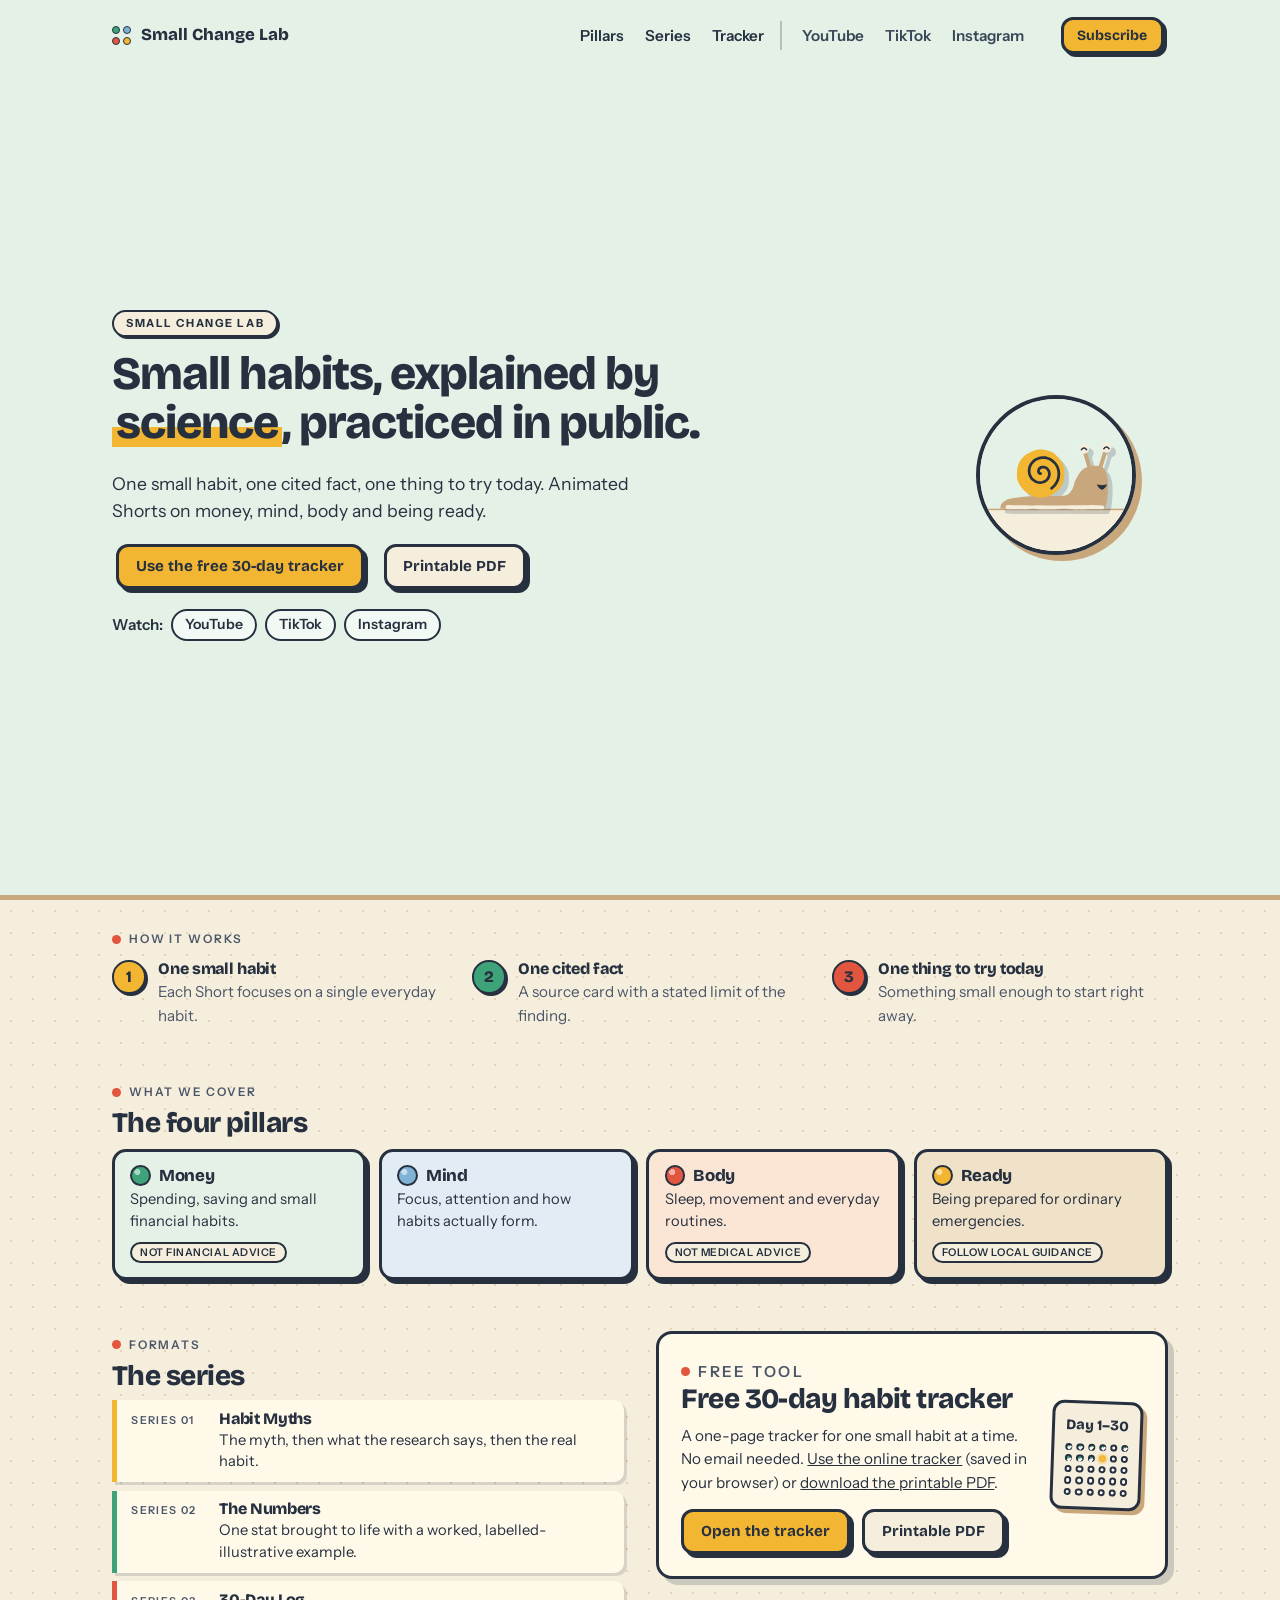
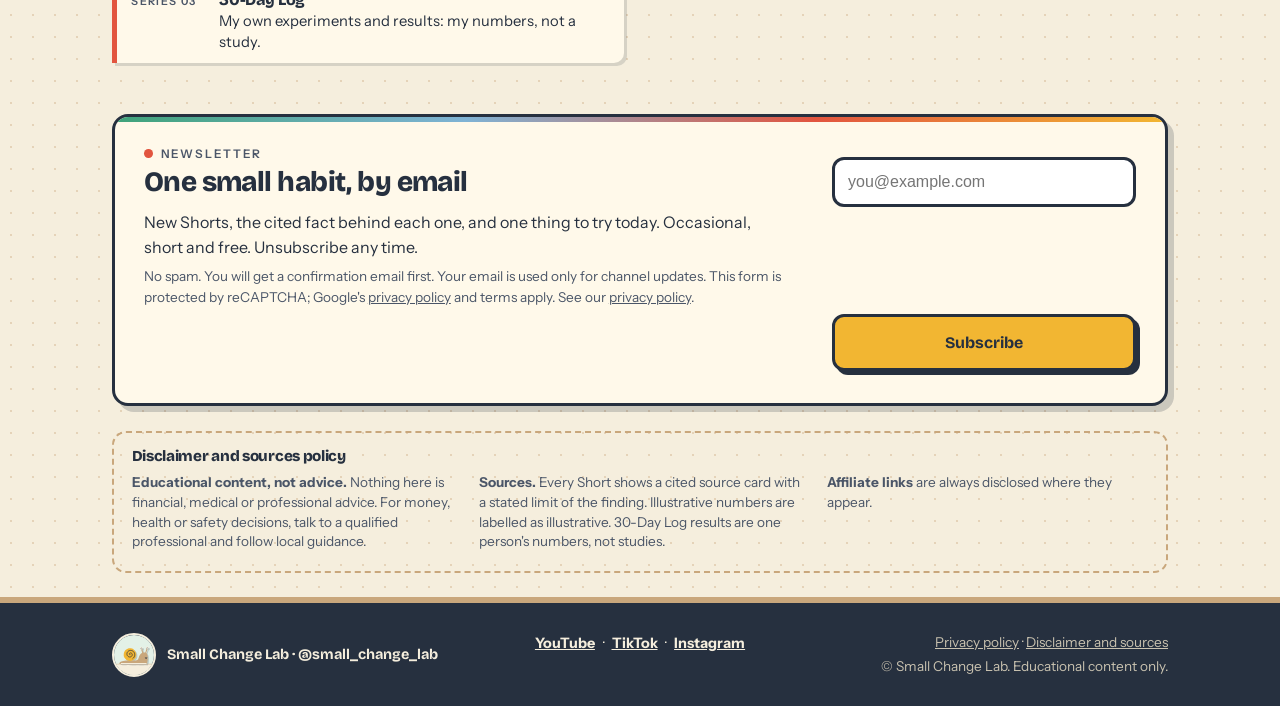
<file: index.html>
<!doctype html>
<html lang="en">
<head>
<meta charset="utf-8">
<meta name="viewport" content="width=device-width,initial-scale=1">
<title>Small Change Lab — small habits, explained by science</title>
<meta name="description" content="Short animated explainers on money, mind, body and readiness habits, with cited sources. Free 30-day habit tracker.">
<link rel="icon" href="assets/dp.svg" type="image/svg+xml">
<link rel="preconnect" href="https://fonts.googleapis.com">
<link rel="preconnect" href="https://fonts.gstatic.com" crossorigin>
<link rel="stylesheet" href="https://fonts.googleapis.com/css2?family=Bricolage+Grotesque:opsz,wght@12..96,700;12..96,800&family=Instrument+Sans:wght@400;600&display=swap">
<link rel="stylesheet" href="styles.css?v=11">
<script src="https://www.google.com/recaptcha/api.js" async defer></script>
</head>
<body class="home">
<header class="hero">
  <nav class="topbar wrap" aria-label="Main">
    <a class="wordmark" href="./"><span class="dots" aria-hidden="true"><i></i><i></i><i></i><i></i></span>Small Change Lab</a>
    <span class="navlinks"><a href="#pillars">Pillars</a><a href="#series">Series</a><a href="#tracker">Tracker</a></span>
    <span class="topsocial" aria-label="Watch"><a href="https://www.youtube.com/@small_change_lab" rel="noopener" target="_blank">YouTube</a><a href="https://www.tiktok.com/@small_change_lab" rel="noopener" target="_blank">TikTok</a><a href="https://www.instagram.com/small_change_lab/" rel="noopener" target="_blank">Instagram</a></span>
    <a class="btn btn-sm" href="#newsletter">Subscribe</a>
  </nav>
  <div class="wrap hero-body">
    <div class="hero-text">
      <p class="brand">Small Change Lab</p>
      <h1>Small habits, explained by <mark class="hl">science</mark>, practiced in public.</h1>
      <p class="lede">One small habit, one cited fact, one thing to try today. Animated Shorts on money, mind, body and being ready.</p>
      <p class="ctas"><a class="btn" href="tracker.html">Use the free 30-day tracker</a> <a class="btn btn-ghost" href="assets/habit-tracker-30day.pdf">Printable PDF</a></p>
      <p class="chips"><span>Watch:</span> <a class="chip" href="https://www.youtube.com/@small_change_lab" rel="noopener" target="_blank">YouTube</a> <a class="chip" href="https://www.tiktok.com/@small_change_lab" rel="noopener" target="_blank">TikTok</a> <a class="chip" href="https://www.instagram.com/small_change_lab/" rel="noopener" target="_blank">Instagram</a></p>
    </div>
    <div class="hero-art">
      <img src="assets/dp.svg" alt="Inch, the paper-cutout snail mascot of Small Change Lab" width="120" height="120">
    </div>
  </div>
</header>

<main>
<div class="wrap">
<section class="how" aria-labelledby="h-h">
  <p class="kicker">How it works</p>
  <h2 id="h-h" class="visually-hidden">Every Short, in three small steps</h2>
  <ol class="steps">
    <li><span class="num n1">1</span><div><h3>One small habit</h3><p>Each Short focuses on a single everyday habit.</p></div></li>
    <li><span class="num n2">2</span><div><h3>One cited fact</h3><p>A source card with a stated limit of the finding.</p></div></li>
    <li><span class="num n3">3</span><div><h3>One thing to try today</h3><p>Something small enough to start right away.</p></div></li>
  </ol>
</section>

<section id="pillars" aria-labelledby="p-h">
  <p class="kicker">What we cover</p>
  <h2 id="p-h">The four pillars</h2>
  <div class="grid four">
    <div class="pillar p-money"><h3><span class="badge" aria-hidden="true"></span>Money</h3><p>Spending, saving and small financial habits.</p><span class="tag">NOT FINANCIAL ADVICE</span></div>
    <div class="pillar p-mind"><h3><span class="badge" aria-hidden="true"></span>Mind</h3><p>Focus, attention and how habits actually form.</p></div>
    <div class="pillar p-body"><h3><span class="badge" aria-hidden="true"></span>Body</h3><p>Sleep, movement and everyday routines.</p><span class="tag">NOT MEDICAL ADVICE</span></div>
    <div class="pillar p-ready"><h3><span class="badge" aria-hidden="true"></span>Ready</h3><p>Being prepared for ordinary emergencies.</p><span class="tag">FOLLOW LOCAL GUIDANCE</span></div>
  </div>
</section>

<div class="split">
<section id="series" aria-labelledby="s-h">
  <p class="kicker">Formats</p>
  <h2 id="s-h">The series</h2>
  <ul class="series-list">
    <li class="series"><span class="label">Series 01</span><div><h3>Habit Myths</h3><p>The myth, then what the research says, then the real habit.</p></div></li>
    <li class="series"><span class="label">Series 02</span><div><h3>The Numbers</h3><p>One stat brought to life with a worked, labelled-illustrative example.</p></div></li>
    <li class="series"><span class="label">Series 03</span><div><h3>30-Day Log</h3><p>My own experiments and results: my numbers, not a study.</p></div></li>
  </ul>
</section>

<section id="tracker" aria-labelledby="tr-h">
  <div class="feature">
    <div>
      <p class="kicker">Free tool</p>
      <h2 id="tr-h">Free 30-day habit tracker</h2>
      <p>A one-page tracker for one small habit at a time. No email needed. <a href="tracker.html">Use the online tracker</a> (saved in your browser) or <a href="assets/habit-tracker-30day.pdf">download the printable PDF</a>.</p>
      <p class="ctas"><a class="btn" href="tracker.html">Open the tracker</a> <a class="btn btn-ghost" href="assets/habit-tracker-30day.pdf">Printable PDF</a></p>
    </div>
    <div class="mini" aria-hidden="true">
      <p class="mini-title">Day 1–30</p>
      <div class="mini-grid"><i class="on"></i><i class="on"></i><i class="on"></i><i class="on"></i><i></i><i class="on"></i><i class="on"></i><i class="on"></i><i class="on"></i><i class="today"></i><i></i><i></i><i></i><i></i><i></i><i></i><i></i><i></i><i></i><i></i><i></i><i></i><i></i><i></i><i></i><i></i><i></i><i></i><i></i><i></i></div>
    </div>
  </div>
</section>
</div>

<section id="newsletter" class="signup" aria-labelledby="t-h">
  <p class="kicker">Newsletter</p>
  <h2 id="t-h">One small habit, by email</h2>
  <p>New Shorts, the cited fact behind each one, and one thing to try today. Occasional, short and free. Unsubscribe any time.</p>
  <form action="https://db433956.sibforms.com/serve/[base64]" method="post">
    <label class="visually-hidden" for="EMAIL">Email address</label>
    <input id="EMAIL" type="email" name="EMAIL" placeholder="you@example.com" autocomplete="email" required>
    <!-- Brevo spam trap: leave empty and hidden -->
    <input type="text" name="email_address_check" value="" class="trap" tabindex="-1" autocomplete="off" aria-hidden="true">
    <input type="hidden" name="locale" value="en">
    <div class="g-recaptcha" data-sitekey="6LeyExYuAAAAACIJvkTmHd3w1Lpvx1D5vf7eGrQ5"></div>
    <button type="submit">Subscribe</button>
  </form>
  <p class="small">No spam. You will get a confirmation email first. Your email is used only for channel updates. This form is protected by reCAPTCHA; Google's <a href="https://policies.google.com/privacy" rel="noopener">privacy policy</a> and terms apply. See our <a href="privacy.html">privacy policy</a>.</p>
</section>

<section id="about" class="disclaimer" aria-labelledby="d-h">
  <h2 id="d-h">Disclaimer and sources policy</h2>
  <div class="disc-grid">
    <p><strong>Educational content, not advice.</strong> Nothing here is financial, medical or professional advice. For money, health or safety decisions, talk to a qualified professional and follow local guidance.</p>
    <p><strong>Sources.</strong> Every Short shows a cited source card with a stated limit of the finding. Illustrative numbers are labelled as illustrative. 30-Day Log results are one person's numbers, not studies.</p>
    <p><strong>Affiliate links</strong> are always disclosed where they appear.</p>
  </div>
</section>
</div>
</main>

<footer><div class="wrap foot">
  <div class="foot-brand">
    <img src="assets/dp.svg" alt="" width="44" height="44">
    <p>Small Change Lab · @small_change_lab</p>
  </div>
  <p class="social">
    <a href="https://www.youtube.com/@small_change_lab" rel="noopener" target="_blank">YouTube</a> ·
    <a href="https://www.tiktok.com/@small_change_lab" rel="noopener" target="_blank">TikTok</a> ·
    <a href="https://www.instagram.com/small_change_lab/" rel="noopener" target="_blank">Instagram</a>
  </p>
  <div class="foot-legal">
    <p class="small"><a href="privacy.html">Privacy policy</a> · <a href="#about">Disclaimer and sources</a></p>
    <p class="small">© Small Change Lab. Educational content only.</p>
  </div>
</div></footer>
</body>
</html>
</file>
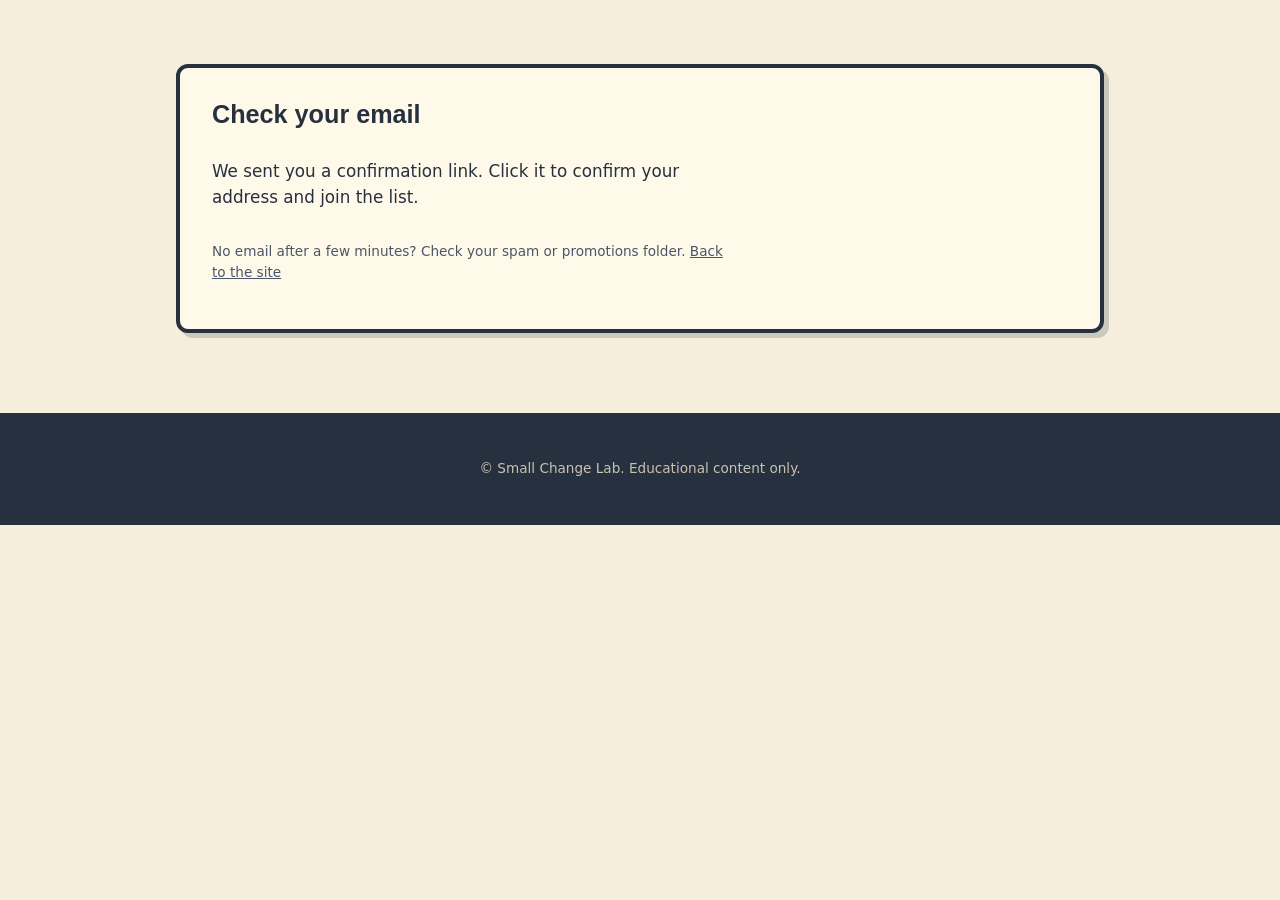
<file: check-email.html>
<!doctype html>
<html lang="en">
<head>
<meta charset="utf-8">
<meta name="viewport" content="width=device-width,initial-scale=1">
<meta name="robots" content="noindex">
<title>Check your email — Small Change Lab</title>
<link rel="icon" href="assets/dp.svg" type="image/svg+xml">
<link rel="stylesheet" href="styles.css">
</head>
<body>
<main class="wrap" style="padding-top:2rem;padding-bottom:3rem">
  <section class="signup">
    <h1>Check your email</h1>
    <p>We sent you a confirmation link. Click it to confirm your address and join the list.</p>
    <p class="small">No email after a few minutes? Check your spam or promotions folder. <a href="index.html">Back to the site</a></p>
  </section>
</main>
<footer><div class="wrap"><p class="small">© Small Change Lab. Educational content only.</p></div></footer>
</body>
</html>
</file>
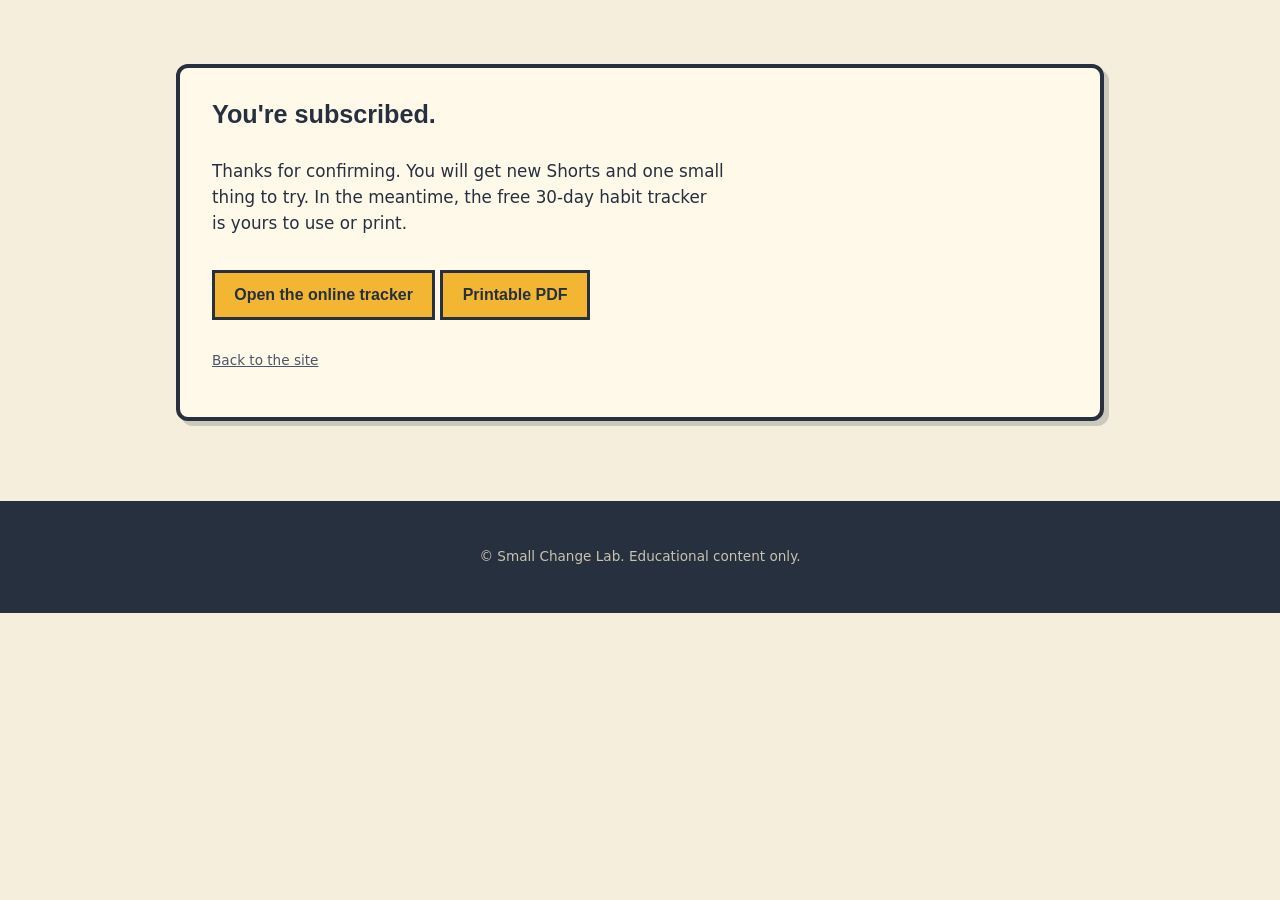
<file: confirmed.html>
<!doctype html>
<html lang="en">
<head>
<meta charset="utf-8">
<meta name="viewport" content="width=device-width,initial-scale=1">
<meta name="robots" content="noindex">
<title>You're subscribed — Small Change Lab</title>
<link rel="icon" href="assets/dp.svg" type="image/svg+xml">
<link rel="stylesheet" href="styles.css">
</head>
<body>
<main class="wrap" style="padding-top:2rem;padding-bottom:3rem">
  <section class="signup">
    <h1>You're subscribed.</h1>
    <p>Thanks for confirming. You will get new Shorts and one small thing to try. In the meantime, the free 30-day habit tracker is yours to use or print.</p>
    <p><a class="btn" href="tracker.html">Open the online tracker</a> <a class="btn" href="assets/habit-tracker-30day.pdf" download>Printable PDF</a></p>
    <p class="small"><a href="index.html">Back to the site</a></p>
  </section>
</main>
<footer><div class="wrap"><p class="small">© Small Change Lab. Educational content only.</p></div></footer>
</body>
</html>
</file>
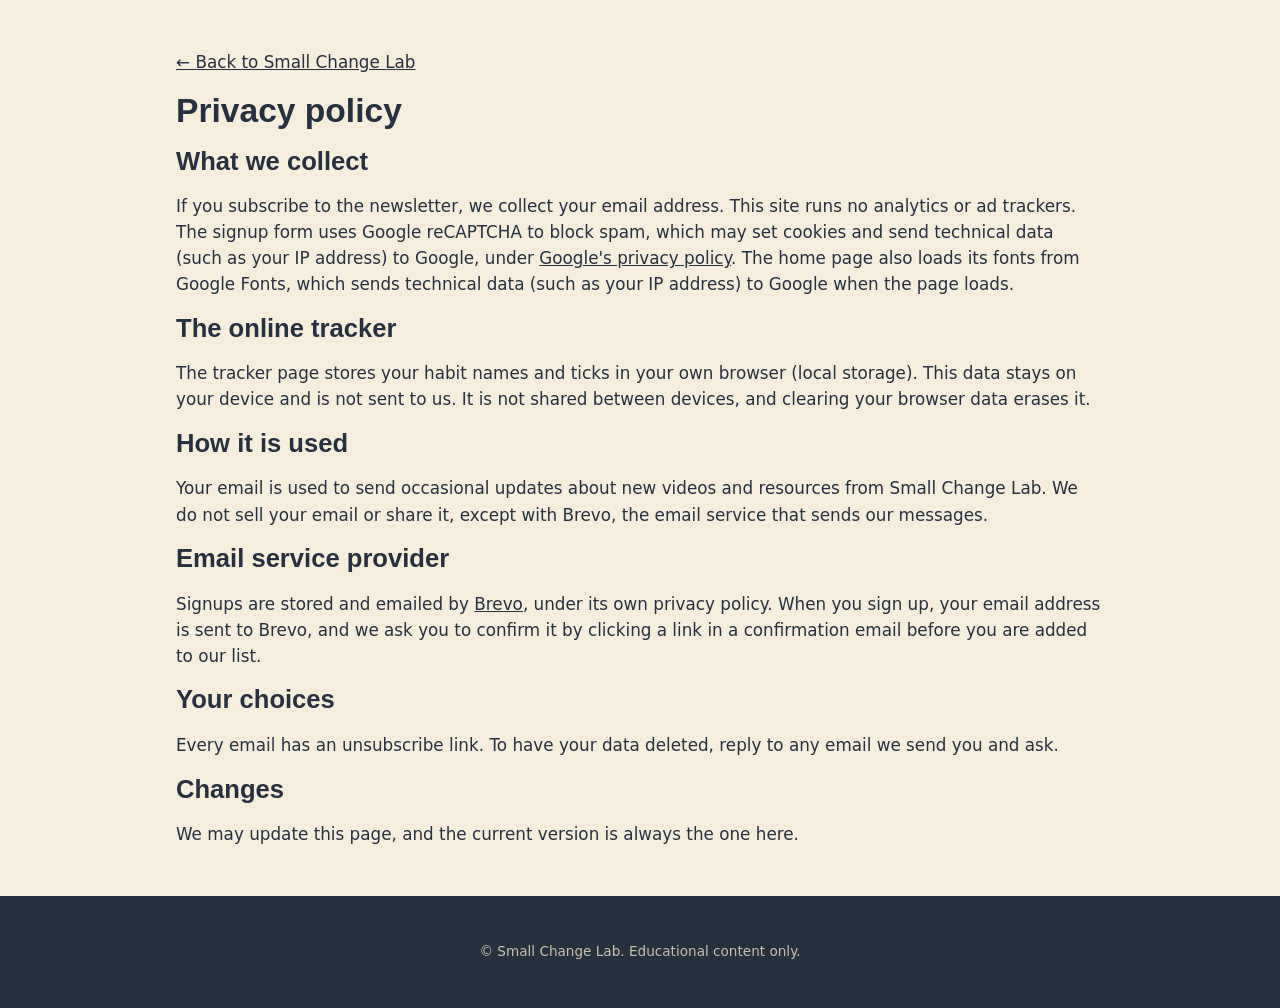
<file: privacy.html>
<!doctype html>
<html lang="en">
<head>
<meta charset="utf-8">
<meta name="viewport" content="width=device-width,initial-scale=1">
<title>Privacy policy — Small Change Lab</title>
<link rel="icon" href="assets/dp.svg" type="image/svg+xml">
<link rel="stylesheet" href="styles.css">
</head>
<body>
<main class="wrap" style="padding-top:2rem;padding-bottom:2rem">
  <p><a href="index.html">&larr; Back to Small Change Lab</a></p>
  <h1>Privacy policy</h1>
  <h2>What we collect</h2>
  <p>If you subscribe to the newsletter, we collect your email address. This site runs no analytics or ad trackers. The signup form uses Google reCAPTCHA to block spam, which may set cookies and send technical data (such as your IP address) to Google, under <a href="https://policies.google.com/privacy" rel="noopener">Google's privacy policy</a>. The home page also loads its fonts from Google Fonts, which sends technical data (such as your IP address) to Google when the page loads.</p>

  <h2>The online tracker</h2>
  <p>The tracker page stores your habit names and ticks in your own browser (local storage). This data stays on your device and is not sent to us. It is not shared between devices, and clearing your browser data erases it.</p>

  <h2>How it is used</h2>
  <p>Your email is used to send occasional updates about new videos and resources from Small Change Lab. We do not sell your email or share it, except with Brevo, the email service that sends our messages.</p>

  <h2>Email service provider</h2>
  <p>Signups are stored and emailed by <a href="https://www.brevo.com/legal/privacypolicy/" rel="noopener">Brevo</a>, under its own privacy policy. When you sign up, your email address is sent to Brevo, and we ask you to confirm it by clicking a link in a confirmation email before you are added to our list.</p>

  <h2>Your choices</h2>
  <p>Every email has an unsubscribe link. To have your data deleted, reply to any email we send you and ask.</p>

  <h2>Changes</h2>
  <p>We may update this page, and the current version is always the one here.</p>
</main>
<footer><div class="wrap"><p class="small">© Small Change Lab. Educational content only.</p></div></footer>
</body>
</html>
</file>
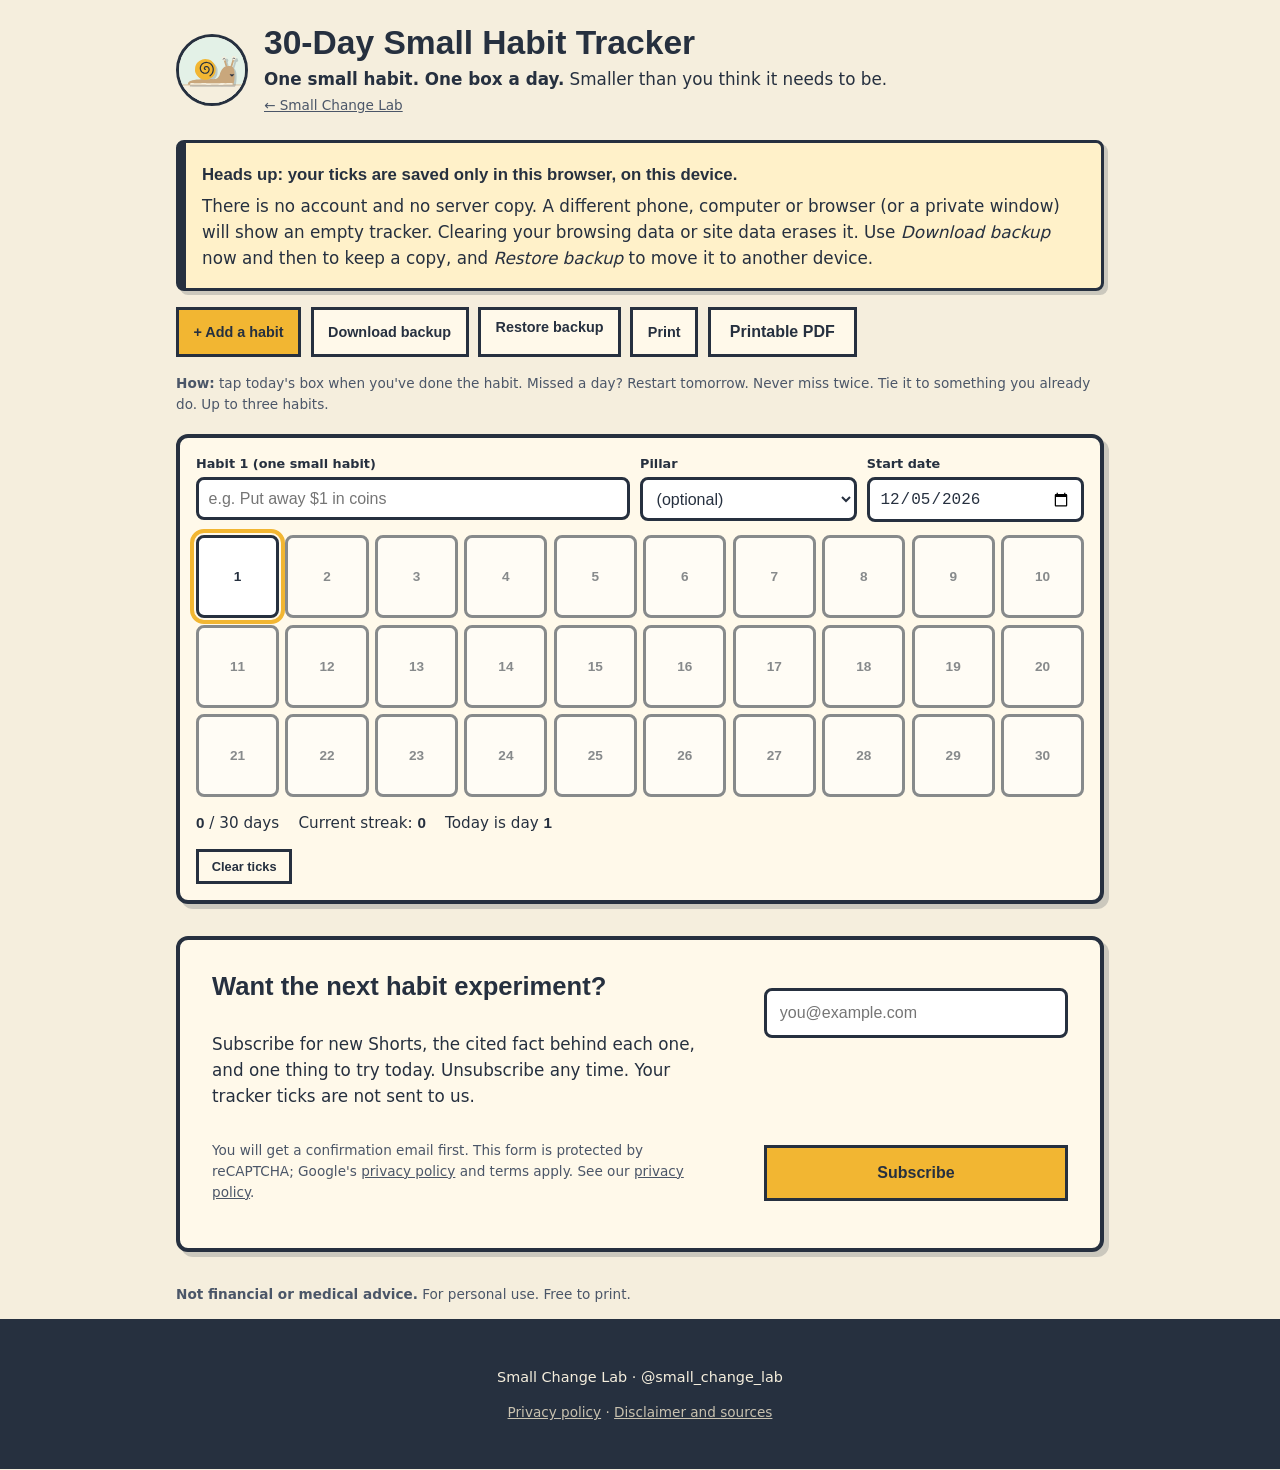
<file: tracker.html>
<!doctype html>
<html lang="en">
<head>
<meta charset="utf-8">
<meta name="viewport" content="width=device-width,initial-scale=1">
<title>30-Day Small Habit Tracker — Small Change Lab</title>
<meta name="description" content="Free online 30-day habit tracker. Tick one box a day for up to three small habits. No login; saved in your browser.">
<link rel="icon" href="assets/dp.svg" type="image/svg+xml">
<link rel="stylesheet" href="styles.css?v=3">
<script src="https://www.google.com/recaptcha/api.js" async defer></script>
<style>
.tk-head{display:flex;align-items:center;gap:1rem;padding:1.5rem 0 .5rem}
.tk-head img{width:4.5rem;height:4.5rem;border-radius:50%;border:3px solid var(--ink);flex:none}
.tk-head h1{font-size:clamp(1.4rem,5vw,2.1rem);margin:0}
.tk-head p{margin:.2rem 0 0}
.warn{background:#FFF1C9;color:#26303F;border:3px solid var(--ink);border-left-width:10px;border-radius:8px;padding:.8rem 1rem;margin:1rem 0;box-shadow:4px 4px 0 rgba(38,48,63,.2)}
.warn strong{font-family:"Arial Black",sans-serif}
.warn p{margin:.3rem 0}
.warn.bad{background:#FBD9D2}
.tools{display:flex;flex-wrap:wrap;gap:.6rem;margin:.5rem 0 1rem}
.tools button,.tools label.btn{font-size:.9rem;padding:.55rem .9rem}
.tools input[type=file]{display:none}
button.alt,.btn.alt{background:var(--card);color:var(--fg)}
.habit{background:var(--card);border:4px solid var(--ink);border-radius:12px;padding:1rem;margin:1.2rem 0;box-shadow:5px 5px 0 rgba(38,48,63,.2)}
.habit[data-pillar=Money]{background:var(--money);color:var(--ink)}
.habit[data-pillar=Mind]{background:var(--mind);color:var(--ink)}
.habit[data-pillar=Body]{background:var(--body);color:var(--ink)}
.habit[data-pillar=Ready]{background:var(--ready);color:var(--ink)}
.hrow{display:grid;grid-template-columns:1fr;gap:.6rem;margin-bottom:.8rem}
.hrow label{display:flex;flex-direction:column;font-size:.8rem;font-weight:bold;gap:.2rem}
.hrow input,.hrow select{padding:.6rem;font-size:1rem;border:3px solid var(--ink);border-radius:8px;background:#fff;color:#26303F}
@media(min-width:44rem){.hrow{grid-template-columns:2fr 1fr 1fr}}
.days{display:grid;grid-template-columns:repeat(5,1fr);gap:.4rem}
@media(min-width:44rem){.days{grid-template-columns:repeat(10,1fr)}}
.day{position:relative;display:flex;flex-direction:column;align-items:center;justify-content:center;aspect-ratio:1;min-height:2.8rem;padding:0;border:3px solid var(--ink);border-radius:8px;background:#fff;color:#26303F;font:bold .85rem "Arial Black",sans-serif}
.day[aria-pressed=true]{background:var(--mint);color:#fff}
.day[aria-pressed=true]::after{content:"\2713";font-size:1.1rem;line-height:1}
.day.today{outline:4px solid var(--sun);outline-offset:2px}
.day.future{opacity:.55}
.stats{display:flex;flex-wrap:wrap;gap:.5rem 1.2rem;margin:.9rem 0 0;font-size:.95rem}
.stats b{font-family:"Arial Black",sans-serif}
.nudge{margin:.6rem 0 0;font-weight:bold}
.hactions{margin-top:.8rem;display:flex;gap:.6rem;flex-wrap:wrap}
.hactions button{font-size:.8rem;padding:.45rem .8rem}
.noscript{display:none}
.print-only{display:none}
@media print{
  body{background:#fff;color:#000}
  .no-print,.tools,.signup,.hactions,footer,.warn{display:none!important}
  .print-only{display:block}
  .habit{box-shadow:none;break-inside:avoid;background:#fff!important}
  .day{border-color:#000;background:#fff!important;color:#000!important}
  .day[aria-pressed=true]::after{color:#000}
}
</style>
</head>
<body>
<main class="wrap">
  <div class="tk-head">
    <img src="assets/dp.svg" alt="Inch, the paper-cutout snail mascot" width="72" height="72">
    <div>
      <h1>30-Day Small Habit Tracker</h1>
      <p><b>One small habit. One box a day.</b> Smaller than you think it needs to be.</p>
      <p class="small"><a href="index.html">&larr; Small Change Lab</a></p>
    </div>
  </div>

  <noscript><div class="warn bad"><p><strong>JavaScript is off.</strong> The online tracker needs it. Use the <a href="assets/habit-tracker-30day.pdf">printable PDF</a> instead.</p></div></noscript>

  <div class="warn" role="note" id="device-warning">
    <p><strong>Heads up: your ticks are saved only in this browser, on this device.</strong></p>
    <p>There is no account and no server copy. A different phone, computer or browser (or a private window) will show an empty tracker. Clearing your browsing data or site data erases it. Use <em>Download backup</em> now and then to keep a copy, and <em>Restore backup</em> to move it to another device.</p>
  </div>
  <div class="warn bad" role="alert" id="storage-warning" hidden>
    <p><strong>Saving is not available in this browser.</strong> This can happen in a private window or when site data is blocked. Your ticks will be lost when you close or reload this page. Download a backup before you leave, or use the <a href="assets/habit-tracker-30day.pdf">printable PDF</a>.</p>
  </div>

  <div class="tools no-print">
    <button type="button" id="add-habit">+ Add a habit</button>
    <button type="button" class="alt" id="export">Download backup</button>
    <label class="btn alt" for="import">Restore backup</label>
    <input type="file" id="import" accept="application/json,.json">
    <button type="button" class="alt" id="print">Print</button>
    <a class="btn alt" href="assets/habit-tracker-30day.pdf" download>Printable PDF</a>
  </div>
  <p class="small" id="msg" role="status" aria-live="polite"></p>

  <p class="small"><b>How:</b> tap today's box when you've done the habit. Missed a day? Restart tomorrow. Never miss twice. Tie it to something you already do. Up to three habits.</p>

  <div id="habits"></div>

  <section class="signup no-print" aria-labelledby="e-h">
    <h2 id="e-h">Want the next habit experiment?</h2>
    <p>Subscribe for new Shorts, the cited fact behind each one, and one thing to try today. Unsubscribe any time. Your tracker ticks are not sent to us.</p>
    <form action="https://db433956.sibforms.com/serve/[base64]" method="post">
      <label class="visually-hidden" for="EMAIL">Email address</label>
      <input id="EMAIL" type="email" name="EMAIL" placeholder="you@example.com" autocomplete="email" required>
      <input type="text" name="email_address_check" value="" class="trap" tabindex="-1" autocomplete="off" aria-hidden="true">
      <input type="hidden" name="locale" value="en">
      <div class="g-recaptcha" data-sitekey="6LeyExYuAAAAACIJvkTmHd3w1Lpvx1D5vf7eGrQ5"></div>
      <button type="submit">Subscribe</button>
    </form>
    <p class="small">You will get a confirmation email first. This form is protected by reCAPTCHA; Google's <a href="https://policies.google.com/privacy" rel="noopener">privacy policy</a> and terms apply. See our <a href="privacy.html">privacy policy</a>.</p>
  </section>

  <p class="small"><b>Not financial or medical advice.</b> For personal use. Free to print.</p>
</main>
<footer><div class="wrap">
  <p>Small Change Lab · @small_change_lab</p>
  <p class="small"><a href="privacy.html">Privacy policy</a> · <a href="index.html#about">Disclaimer and sources</a></p>
</div></footer>

<script>
(function(){
  "use strict";
  var KEY="scl-tracker-v1", MAX_HABITS=3, DAYS=30, PILLARS=["","Money","Mind","Body","Ready"];
  var state, canSave=true;

  // Optional analytics hook. Does nothing until you add a privacy-friendly script that defines
  // window.plausible (or edit this). If you enable analytics, update privacy.html first.
  function track(name){ try{ if(typeof window.plausible==="function"){ window.plausible(name); } }catch(e){} }

  function todayStr(){ var d=new Date(); return d.getFullYear()+"-"+pad(d.getMonth()+1)+"-"+pad(d.getDate()); }
  function pad(n){ return n<10?"0"+n:""+n; }
  function dayNumber(startStr){ // 1-based day of today relative to start, local calendar days
    var s=/^(\d{4})-(\d{2})-(\d{2})$/.exec(startStr||""); if(!s) return 0;
    var t=new Date(), a=Date.UTC(+s[1],+s[2]-1,+s[3]), b=Date.UTC(t.getFullYear(),t.getMonth(),t.getDate());
    return Math.round((b-a)/86400000)+1;
  }
  function newHabit(){ return {name:"",pillar:"",start:todayStr(),done:new Array(DAYS).fill(false)}; }
  function sanitize(s){
    var out={habits:[],firstSeen:null,lastSeen:null,everTicked:false};
    if(s&&Array.isArray(s.habits)){
      s.habits.slice(0,MAX_HABITS).forEach(function(h){
        if(!h||typeof h!=="object") return;
        var d=new Array(DAYS).fill(false);
        if(Array.isArray(h.done)) for(var i=0;i<DAYS;i++) d[i]=h.done[i]===true;
        out.habits.push({
          name:typeof h.name==="string"?h.name.slice(0,80):"",
          pillar:PILLARS.indexOf(h.pillar)>-1?h.pillar:"",
          start:/^\d{4}-\d{2}-\d{2}$/.test(h.start)?h.start:todayStr(),
          done:d});
      });
      if(typeof s.firstSeen==="string") out.firstSeen=s.firstSeen.slice(0,10);
      if(typeof s.lastSeen==="string") out.lastSeen=s.lastSeen.slice(0,10);
      out.everTicked=s.everTicked===true;
    }
    if(!out.habits.length) out.habits.push(newHabit());
    return out;
  }
  function load(){
    try{ var raw=localStorage.getItem(KEY); return sanitize(raw?JSON.parse(raw):null); }
    catch(e){ canSave=false; return sanitize(null); }
  }
  function save(){
    try{ localStorage.setItem(KEY,JSON.stringify(state)); }
    catch(e){ canSave=false; }
    document.getElementById("storage-warning").hidden=canSave;
  }
  function streak(h){
    var n=dayNumber(h.start); if(n<1) return 0;
    var d=Math.min(n,DAYS); if(!h.done[d-1]) d--;
    var c=0; while(d>=1&&h.done[d-1]){ c++; d--; }
    return c;
  }
  function msg(t){ document.getElementById("msg").textContent=t||""; }

  function render(){
    var root=document.getElementById("habits"); root.innerHTML="";
    state.habits.forEach(function(h,hi){
      var n=dayNumber(h.start), total=h.done.filter(Boolean).length, s=streak(h);
      var sec=document.createElement("section"); sec.className="habit"; sec.setAttribute("data-pillar",h.pillar);
      sec.setAttribute("aria-label","Habit "+(hi+1));

      var row=document.createElement("div"); row.className="hrow";
      row.appendChild(field("Habit "+(hi+1)+" (one small habit)","text",h.name,function(v){h.name=v.slice(0,80);save();},{maxlength:80,placeholder:"e.g. Put away $1 in coins"}));
      var lp=document.createElement("label"); lp.textContent="Pillar";
      var sel=document.createElement("select");
      PILLARS.forEach(function(p){ var o=document.createElement("option"); o.value=p; o.textContent=p||"(optional)"; if(p===h.pillar) o.selected=true; sel.appendChild(o); });
      sel.addEventListener("change",function(){ h.pillar=sel.value; sec.setAttribute("data-pillar",h.pillar); save(); });
      lp.appendChild(sel); row.appendChild(lp);
      row.appendChild(field("Start date","date",h.start,function(v){ if(v){h.start=v; save(); render();} }));
      sec.appendChild(row);

      var grid=document.createElement("div"); grid.className="days";
      for(var i=0;i<DAYS;i++){
        (function(i){
          var b=document.createElement("button"); b.type="button"; b.className="day";
          if(i+1===n) b.className+=" today"; if(i+1>n) b.className+=" future";
          b.setAttribute("aria-pressed",h.done[i]?"true":"false");
          b.setAttribute("aria-label","Day "+(i+1)+(i+1===n?" (today)":""));
          if(!h.done[i]) b.textContent=i+1;
          b.addEventListener("click",function(){
            h.done[i]=!h.done[i];
            if(h.done[i]&&!state.everTicked){ state.everTicked=true; track("tracker_first_tick"); }
            save(); render();
          });
          grid.appendChild(b);
        })(i);
      }
      sec.appendChild(grid);

      var st=document.createElement("p"); st.className="stats";
      st.innerHTML="<span><b>"+total+"</b> / "+DAYS+" days</span><span>Current streak: <b>"+s+"</b></span><span>"+
        (n<1?"Starts in "+(1-n)+" day"+(1-n===1?"":"s"):n>DAYS?"30 days are up":"Today is day <b>"+n+"</b>")+"</span>";
      sec.appendChild(st);

      var nudge=document.createElement("p"); nudge.className="nudge";
      if(n>=2&&n<=DAYS&&!h.done[n-2]&&!h.done[n-1]) nudge.textContent="Missed yesterday? Never miss twice. Do it today.";
      if(nudge.textContent) sec.appendChild(nudge);

      var act=document.createElement("div"); act.className="hactions no-print";
      var clr=document.createElement("button"); clr.type="button"; clr.className="alt"; clr.textContent="Clear ticks";
      clr.addEventListener("click",function(){ if(confirm("Clear all ticks for this habit?")){ h.done=new Array(DAYS).fill(false); save(); render(); } });
      act.appendChild(clr);
      if(state.habits.length>1){
        var del=document.createElement("button"); del.type="button"; del.className="alt"; del.textContent="Remove habit";
        del.addEventListener("click",function(){ if(confirm("Remove this habit and its ticks?")){ state.habits.splice(hi,1); save(); render(); } });
        act.appendChild(del);
      }
      sec.appendChild(act);
      root.appendChild(sec);
    });
    document.getElementById("add-habit").disabled=state.habits.length>=MAX_HABITS;
  }
  function field(label,type,val,onchange,attrs){
    var l=document.createElement("label"); l.textContent=label;
    var i=document.createElement("input"); i.type=type; i.value=val;
    if(attrs) for(var k in attrs) i.setAttribute(k,attrs[k]);
    i.addEventListener(type==="date"?"change":"input",function(){ onchange(i.value); });
    l.appendChild(i); return l;
  }

  document.getElementById("add-habit").addEventListener("click",function(){
    if(state.habits.length<MAX_HABITS){ state.habits.push(newHabit()); save(); render(); }
  });
  document.getElementById("print").addEventListener("click",function(){ window.print(); });
  document.getElementById("export").addEventListener("click",function(){
    var blob=new Blob([JSON.stringify({app:"small-change-lab-tracker",version:1,data:state},null,2)],{type:"application/json"});
    var a=document.createElement("a"); a.href=URL.createObjectURL(blob); a.download="small-change-lab-tracker-backup-"+todayStr()+".json";
    document.body.appendChild(a); a.click(); a.remove(); setTimeout(function(){URL.revokeObjectURL(a.href);},1000);
    msg("Backup downloaded. Keep the file somewhere safe.");
  });
  document.getElementById("import").addEventListener("change",function(e){
    var f=e.target.files&&e.target.files[0]; if(!f) return;
    if(f.size>200000){ msg("That file is too large to be a tracker backup."); e.target.value=""; return; }
    var r=new FileReader();
    r.onload=function(){
      try{
        var j=JSON.parse(r.result);
        if(!j||j.app!=="small-change-lab-tracker"||!j.data) throw new Error("not a backup");
        if(!confirm("Replace the ticks currently in this browser with the backup?")) return;
        state=sanitize(j.data); save(); render(); msg("Backup restored.");
      }catch(err){ msg("That file is not a Small Change Lab tracker backup."); }
      e.target.value="";
    };
    r.readAsText(f);
  });

  state=load();
  var today=todayStr();
  if(!state.firstSeen) state.firstSeen=today;
  if(state.everTicked&&state.lastSeen&&state.lastSeen!==today) track("tracker_return_visit");
  state.lastSeen=today;
  save(); render();
})();
</script>
</body>
</html>
</file>
<file: styles.css>
:root{--paper:#F5EEDD;--ink:#26303F;--kraft:#C9A77C;--sun:#F2B632;--mint:#3FA37A;--coral:#E2553F;--sky:#7FB3D5;
--money:#E3F1E7;--mind:#E2ECF5;--body:#FBE6D6;--ready:#EFE2C9;--bg:var(--paper);--fg:var(--ink);--card:#fff9ea;--muted:#4b5668}
@media(prefers-color-scheme:dark){:root{--bg:#1d2530;--fg:#F5EEDD;--card:#26303F;--muted:#c9c2b0}}
*{box-sizing:border-box}
body{margin:0;background:var(--bg);color:var(--fg);font:1.05rem/1.55 system-ui,-apple-system,"Segoe UI",Roboto,sans-serif}
h1,h2,h3{font-family:"Arial Black",Impact,sans-serif;line-height:1.15;margin:0 0 .5em}
a{color:inherit}
.wrap{max-width:60rem;margin:0 auto;padding:0 1rem}
section{padding:1.5rem 0}
.hero{background:var(--money);color:var(--ink);border-bottom:6px solid var(--kraft);text-align:center;padding:2.5rem 0 0}
.hero img{width:7.5rem;height:7.5rem;border-radius:50%;border:4px solid var(--ink)}
.hero .banner{display:block;width:100%;max-width:none;height:auto;margin:0 auto;border:0;border-radius:0;box-shadow:none}
.signup,.pillar,.series,.disclaimer{box-shadow:5px 5px 0 rgba(38,48,63,.2)}
.pillar{transition:transform .15s}.pillar:hover{transform:rotate(-1deg) translateY(-2px)}
@media(prefers-reduced-motion:reduce){.pillar{transition:none}.pillar:hover{transform:none}}
h2{font-size:1.6rem}
.trap{position:absolute;left:-9999px;width:1px;height:1px;opacity:0}
.hero h1{font-size:clamp(1.7rem,6vw,3rem)}
.hero p{max-width:34rem;margin:0 auto 1rem}
.brand{font-weight:bold;letter-spacing:.04em;text-transform:uppercase;font-size:.85rem}
.signup{background:var(--card);border:4px solid var(--ink);border-radius:12px;padding:1.5rem;margin:2rem 0}
.signup form{display:flex;flex-direction:column;gap:.9rem;width:100%;max-width:304px;margin:1.25rem 0 .75rem}
.signup button{width:100%;padding:1rem 1.2rem}
.signup input[type=email]{width:100%;box-sizing:border-box}
input[type=email]{padding:.8rem;font-size:1rem;border:3px solid var(--ink);border-radius:8px;background:#fff;color:#26303F}
button,.btn{background:var(--sun);color:#26303F;border:3px solid var(--ink);border-radius:0;padding:.8rem 1.2rem;font:bold 1rem "Arial Black",sans-serif;cursor:pointer;text-decoration:none;display:inline-block;text-align:center}
.hero .btn{padding:1rem 1.5rem;font-size:1.1rem;margin:.25rem}
button:hover,.btn:hover{filter:brightness(1.08)}
:focus-visible{outline:3px solid var(--sky);outline-offset:2px}
.g-recaptcha{max-width:100%;min-height:78px;transform-origin:0 0}
@media(max-width:26rem){.g-recaptcha{transform:scale(.9)}}
.small{font-size:.85rem;color:var(--muted)}
.hero .small{color:var(--ink);font-size:1rem}
.hero .small a{font-weight:bold;text-decoration:underline;text-underline-offset:3px}
.visually-hidden{position:absolute;width:1px;height:1px;overflow:hidden;clip:rect(0 0 0 0)}
.grid{display:grid;gap:1rem;grid-template-columns:1fr}
.pillar{border:3px solid var(--ink);border-radius:12px;padding:1rem 1.2rem;color:var(--ink)}
.pillar .dot{display:inline-block;width:.8rem;height:.8rem;border-radius:50%;margin-right:.4rem;background:var(--c);border:2px solid var(--ink)}
.pillar .tag{display:inline-block;font:bold .75rem sans-serif;border:2px solid var(--ink);padding:.1rem .4rem;background:var(--paper)}
.p-money{background:var(--money);--c:var(--mint)}.p-mind{background:var(--mind);--c:var(--sky)}
.p-body{background:var(--body);--c:var(--coral)}.p-ready{background:var(--ready);--c:var(--sun)}
.series{background:var(--card);border-left:6px solid var(--sun);padding:.8rem 1rem;border-radius:0 8px 8px 0}
.series h3{font-size:1.05rem;margin:0}.series p{margin:.2rem 0 0}
.disclaimer{background:var(--card);border:3px dashed var(--kraft);border-radius:12px;padding:1.2rem;margin:1.5rem 0 2.5rem}
footer{background:var(--ink);color:#F5EEDD;padding:2rem 0;text-align:center;font-size:.9rem}
footer .small{color:#c9c2b0}
footer .social a{font-weight:bold;padding:.2rem .3rem}
@media(min-width:44rem){.grid.two,.grid.four{grid-template-columns:1fr 1fr}
.hero{padding:4rem 0 0}
.signup{display:grid;grid-template-columns:1fr 304px;column-gap:2.5rem;align-items:center;padding:2rem}
.signup>*{grid-column:1}
.signup>form{grid-column:2;grid-row:1/span 3;margin:0}
.signup h2{margin-top:0}}
@media(min-width:44rem){.grid.three{grid-template-columns:repeat(3,1fr)}}
@media(min-width:62rem){.grid.four{grid-template-columns:repeat(4,1fr)}}

/* Home page (index.html only; every rule scoped to body.home). Compact, resume-style: about two screens on desktop. */
.home{--disp:"Bricolage Grotesque","Arial Black",Impact,sans-serif;font-family:"Instrument Sans",system-ui,-apple-system,"Segoe UI",Roboto,sans-serif;font-size:1rem;line-height:1.55}
.home .wrap{max-width:68rem}
.home h1,.home h2,.home h3{font-family:var(--disp);font-weight:800;letter-spacing:-.02em}
.home h2{font-size:clamp(1.35rem,3vw,1.75rem);margin-bottom:.3em}
.home h3{font-size:1.05rem}
.home main{background-image:radial-gradient(rgba(201,167,124,.38) 1px,transparent 1.5px);background-size:22px 22px;padding-bottom:1.5rem}
.home main section{padding:clamp(1rem,2.5vw,1.6rem) 0}
.home .kicker{display:inline-flex;align-items:center;gap:.5rem;margin:0 0 .35rem;font-weight:600;font-size:.74rem;letter-spacing:.16em;text-transform:uppercase;color:var(--muted)}
.home .kicker::before{content:"";width:.55rem;height:.55rem;border-radius:50%;background:var(--coral)}
/* buttons */
.home button,.home .btn{font-family:var(--disp);font-weight:700;border-radius:12px;box-shadow:4px 4px 0 var(--ink);transition:transform .12s,box-shadow .12s}
.home button:hover,.home .btn:hover{filter:none;transform:translate(-2px,-2px);box-shadow:6px 6px 0 var(--ink)}
.home button:active,.home .btn:active{transform:translate(3px,3px);box-shadow:1px 1px 0 var(--ink)}
.home .btn{padding:.65rem 1.05rem;font-size:.95rem}
.home .btn-ghost{background:var(--paper)}
.home .btn-sm{padding:.45rem .85rem;font-size:.88rem;box-shadow:3px 3px 0 var(--ink)}
.home .ctas{display:flex;flex-wrap:wrap;gap:.75rem;margin:1rem 0 0}
/* top bar */
.home .hero{padding:0;text-align:left;border-bottom-width:5px}
.home .topbar{display:flex;align-items:center;justify-content:space-between;gap:1rem;padding-top:.8rem;padding-bottom:.8rem}
.home .wordmark{display:inline-flex;align-items:center;gap:.6rem;font-family:var(--disp);font-weight:800;font-size:1.05rem;text-decoration:none}
.home .dots{display:grid;grid-template-columns:repeat(2,.5rem);gap:3px}
.home .dots i{width:.5rem;height:.5rem;border-radius:50%;border:1.5px solid var(--ink)}
.home .dots i:nth-child(1){background:var(--mint)}.home .dots i:nth-child(2){background:var(--sky)}
.home .dots i:nth-child(3){background:var(--coral)}.home .dots i:nth-child(4){background:var(--sun)}
.home .navlinks,.home .topsocial{display:none;gap:1.3rem;font-weight:600;font-size:.95rem}
.home .navlinks{margin-left:auto}
.home .navlinks a,.home .topsocial a{text-decoration:none;padding:.2rem 0;background:linear-gradient(var(--ink),var(--ink)) 0 100%/0 2px no-repeat;transition:background-size .2s}
.home .navlinks a:hover,.home .topsocial a:hover{background-size:100% 2px}
.home .topsocial{padding-left:1.3rem;border-left:2px solid rgba(38,48,63,.25);color:#3a4556}
/* hero: text + mascot; mobile stacks with a small mascot on top */
.home .hero-body{display:grid;gap:1rem;padding-top:.5rem;padding-bottom:1.6rem}
.home .hero-art{order:-1}
.home .hero-art img{display:block;width:4.5rem;height:4.5rem;margin:0}
.home .hero .brand{display:inline-block;background:var(--paper);border:2px solid var(--ink);border-radius:999px;padding:.2rem .75rem;font-size:.7rem;letter-spacing:.14em;box-shadow:2px 2px 0 var(--ink);margin:0 0 .8rem}
.home .hero h1{font-size:clamp(1.75rem,4.4vw,2.9rem);line-height:1.06;max-width:20ch;margin:0 0 .45em}
.home .hl{background:linear-gradient(transparent 58%,var(--sun) 58%,var(--sun) 92%,transparent 92%);color:inherit;padding:0 .08em}
.home .hero p{margin-left:0;margin-right:0}
.home .hero .lede{font-size:clamp(1rem,1.6vw,1.1rem);max-width:34rem;margin-bottom:0}
.home .chips{display:flex;flex-wrap:wrap;align-items:center;gap:.5rem;margin:1rem 0 0;font-weight:600;font-size:.95rem}
.home .chip{text-decoration:none;font-size:.88rem;border:2px solid var(--ink);border-radius:999px;padding:.2rem .75rem;background:rgba(255,255,255,.55)}
.home .chip:hover{background:var(--paper)}
/* how it works: one light row of numbered steps */
.home .steps{list-style:none;padding:0;margin:.4rem 0 0;display:grid;gap:.8rem}
.home .steps li{display:flex;gap:.8rem;align-items:flex-start}
.home .steps h3{margin:0;font-size:1rem}
.home .steps p{margin:.1rem 0 0;color:var(--muted);font-size:.95rem}
.home .num{flex:none;display:grid;place-items:center;width:2.1rem;height:2.1rem;border-radius:50%;border:2px solid var(--ink);font-family:var(--disp);font-weight:800;color:#26303F;background:var(--c);box-shadow:2px 2px 0 var(--ink)}
.home .n1{--c:var(--sun)}.home .n2{--c:var(--mint)}.home .n3{--c:var(--coral)}
/* pillars: 2-up on phones, 4-up on desktop */
.home .grid.four{margin-top:.6rem;gap:.8rem;grid-template-columns:1fr 1fr}
.home .pillar{display:flex;flex-direction:column;align-items:flex-start;border-radius:14px;padding:.85rem .95rem;box-shadow:4px 4px 0 var(--ink);transition:transform .15s,box-shadow .15s}
.home .pillar:hover{transform:translate(-2px,-2px);box-shadow:6px 6px 0 var(--ink)}
.home .pillar h3{display:flex;align-items:center;gap:.5rem;margin:0 0 .2rem}
.home .pillar p{margin:0 0 .6rem;font-size:.92rem;line-height:1.45}
.home .badge{flex:none;width:1.3rem;height:1.3rem;border-radius:50%;border:2px solid var(--ink);background:radial-gradient(circle at 32% 30%,rgba(255,255,255,.55) 0 18%,transparent 19%),var(--c)}
.home .pillar .tag{margin-top:auto;font:600 .66rem "Instrument Sans",sans-serif;letter-spacing:.05em;border-radius:999px;padding:.15rem .5rem}
/* series list + tracker card */
.home .split{display:grid;gap:0 2rem}
.home .series-list{list-style:none;padding:0;margin:.5rem 0 0;display:grid;gap:.55rem}
.home .series{display:flex;gap:.9rem;align-items:baseline;background:var(--card);border:0;border-left:5px solid var(--sun);border-radius:0 10px 10px 0;padding:.6rem .9rem;box-shadow:3px 3px 0 rgba(38,48,63,.15)}
.home .series:nth-child(2){border-left-color:var(--mint)}.home .series:nth-child(3){border-left-color:var(--coral)}
.home .series .label{flex:none;font-size:.68rem;font-weight:600;letter-spacing:.12em;text-transform:uppercase;color:var(--muted);width:4.6rem}
.home .series h3{margin:0;font-size:1rem}.home .series p{margin:.1rem 0 0;font-size:.92rem;line-height:1.45}
.home .feature{display:grid;gap:1.2rem;align-items:center;background:var(--card);border:3px solid var(--ink);border-radius:16px;padding:clamp(1rem,2.5vw,1.4rem);box-shadow:6px 6px 0 rgba(38,48,63,.2)}
.home .feature p{margin:.2rem 0 0;font-size:.95rem}
.home .feature .ctas{margin-top:.9rem}
.home .mini{background:var(--paper);color:var(--ink);border:3px solid var(--ink);border-radius:12px;padding:.7rem;transform:rotate(2deg);box-shadow:4px 4px 0 var(--kraft);max-width:13rem}
.home .mini-title{margin:0 0 .4rem!important;font-family:var(--disp);font-weight:800;font-size:.9rem!important}
.home .mini-grid{display:grid;grid-template-columns:repeat(6,1fr);gap:4px}
.home .mini-grid i{aspect-ratio:1;border:2px solid var(--ink);border-radius:5px;background:#fff}
.home .mini-grid i.on{background:var(--mint);position:relative}
.home .mini-grid i.on::after{content:"";position:absolute;left:30%;top:14%;width:28%;height:48%;border:solid #fff;border-width:0 2px 2px 0;transform:rotate(45deg)}
.home .mini-grid i.today{border-color:var(--sun);border-width:3px;box-shadow:0 0 0 2px rgba(242,182,50,.35)}
/* newsletter */
.home main section.signup{position:relative;overflow:hidden;background:var(--card);border:3px solid var(--ink);border-radius:16px;box-shadow:6px 6px 0 rgba(38,48,63,.2);margin:clamp(1rem,2.5vw,1.6rem) 0;padding:1.3rem 1.1rem 1.1rem}
.home .signup::before{content:"";position:absolute;inset:0 0 auto 0;height:5px;background:linear-gradient(90deg,var(--mint),var(--sky),var(--coral),var(--sun))}
.home .signup p{margin:.2rem 0}
.home .signup form{margin:1rem 0 .5rem}
.home .signup input[type=email]{border-radius:12px}
/* disclaimer: slim fine print */
.home main section.disclaimer{background:transparent;border:2px dashed var(--kraft);border-radius:14px;padding:.9rem 1.1rem;margin:0;box-shadow:none;font-size:.85rem;color:var(--muted)}
.home .disclaimer h2{font-size:.95rem;margin:0 0 .2rem;color:var(--fg)}
.home .disc-grid{display:grid;gap:0 1.6rem}
.home .disc-grid p{margin:.3rem 0;line-height:1.45}
/* footer */
.home footer{border-top:6px solid var(--kraft);padding:1.6rem 0}
.home .foot{display:grid;gap:.8rem;justify-items:center}
.home .foot p{margin:.2rem 0}
.home .foot-brand{display:flex;align-items:center;gap:.7rem;font-family:var(--disp);font-weight:700}
.home .foot-brand img{border-radius:50%;border:2px solid #F5EEDD}
.home .mini{display:none}
/* very small phones: single-column pillars so tags don't crowd */
@media(max-width:22rem){.home .grid.four{grid-template-columns:1fr}.home .series{flex-direction:column;gap:.2rem}}
@media(prefers-reduced-motion:reduce){.home .pillar,.home .btn,.home button{transition:none}.home .pillar:hover,.home .btn:hover,.home button:hover,.home .btn:active,.home button:active{transform:none}}
@media(prefers-color-scheme:dark){
.home main{background-image:radial-gradient(rgba(201,167,124,.13) 1px,transparent 1.5px)}
.home .feature,.home main section.signup{box-shadow:6px 6px 0 rgba(0,0,0,.35);border-color:#F5EEDD}
.home .series{box-shadow:3px 3px 0 rgba(0,0,0,.35)}
.home .num{border-color:#F5EEDD;box-shadow:none}
.home .pillar{box-shadow:4px 4px 0 var(--kraft)}.home .pillar:hover{box-shadow:6px 6px 0 var(--kraft)}
.home main .btn{box-shadow:4px 4px 0 var(--kraft)}.home main .btn:hover{box-shadow:6px 6px 0 var(--kraft)}
.home .signup input[type=email]{border-color:#F5EEDD}}
@media(min-width:44rem){
.home .navlinks,.home .topsocial{display:flex}
.home .topbar .btn-sm{margin-left:1.3rem}
.home .hero-body{grid-template-columns:1fr auto;align-items:center;gap:2rem;padding-top:1.2rem;padding-bottom:2.2rem}
.home .hero-art{order:0;padding:0 2rem 0 1rem}
.home .hero-art img{width:10rem;height:10rem;box-shadow:6px 6px 0 var(--kraft)}
.home .steps{grid-template-columns:repeat(3,1fr);gap:1.5rem}
.home .split{grid-template-columns:1fr 1fr;align-items:start}
.home .feature{grid-template-columns:1fr auto}
.home .mini{display:block}
.home main section.signup{padding:1.5rem 1.8rem;grid-template-rows:auto auto auto 1fr;align-items:start}
.home .signup>form{grid-row:1/span 4;align-self:center}
.home .disc-grid{grid-template-columns:repeat(3,1fr)}
.home .foot{grid-template-columns:1fr auto 1fr;justify-items:stretch;text-align:left}
.home .foot .social{text-align:center}.home .foot-legal{text-align:right}}
@media(min-width:62rem){.home .grid.four{grid-template-columns:repeat(4,1fr)}}
@media(min-width:44rem) and (max-width:62rem){.home .topsocial{display:none}}
/* hero fills the first screen; content centred under the nav */
.home .hero{min-height:100vh;min-height:100svh;display:flex;flex-direction:column}
.home .hero .topbar{width:100%}
.home .hero .hero-body{flex:1;width:100%;align-content:center}
</file>
